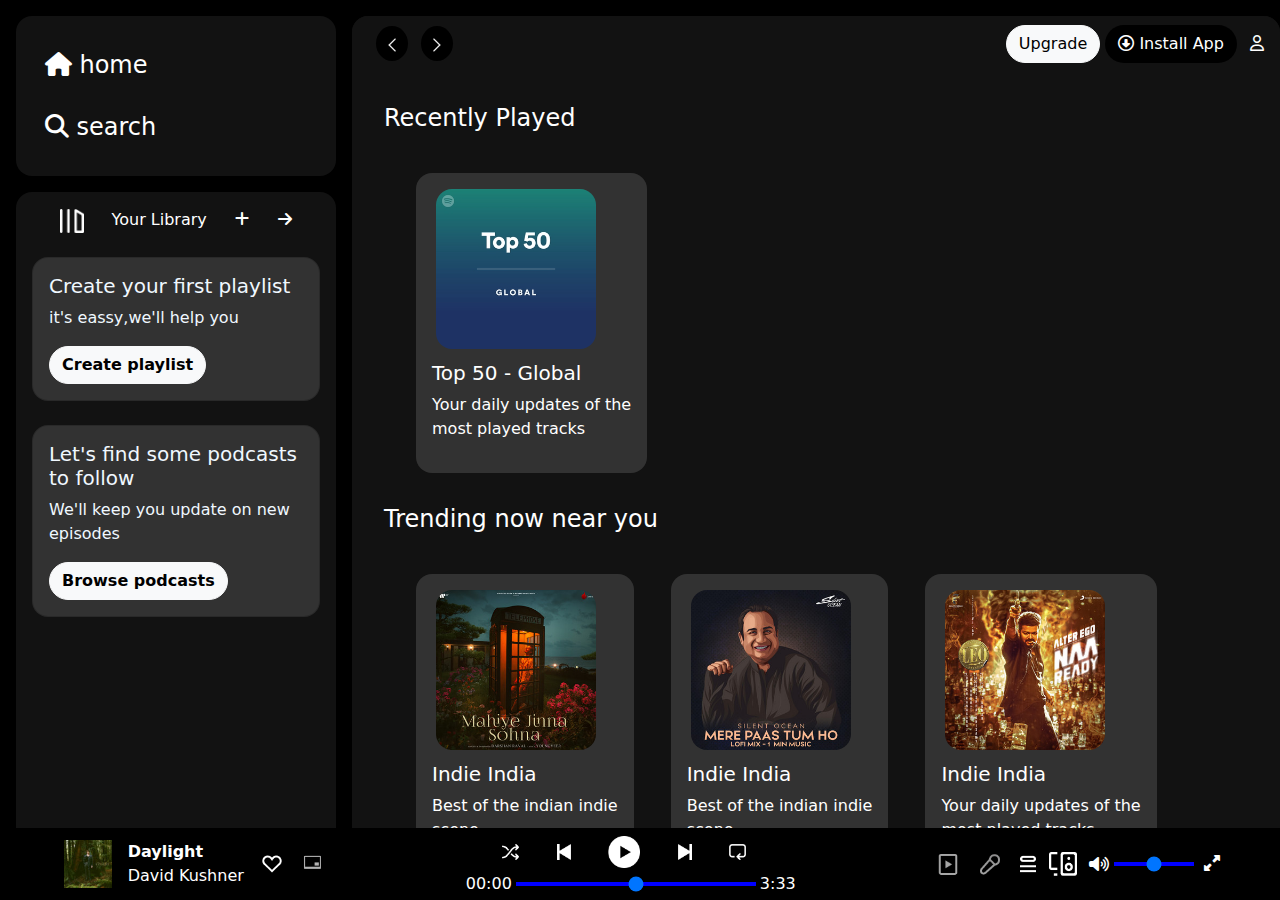
<file: index.html>
<!DOCTYPE html>
<html lang="en">
<head>
    <meta charset="UTF-8">
    <meta name="viewport" content="width=device-width, initial-scale=1.0">
    <link rel="icon" href="assets/logo.png">
    <title>Spotify - Web Player: Music for everyone</title>
    <link rel="stylesheet" href="style.css">
    <link rel="stylesheet" href="https://cdnjs.cloudflare.com/ajax/libs/font-awesome/6.7.2/css/all.min.css" integrity="sha512-Evv84Mr4kqVGRNSgIGL/F/aIDqQb7xQ2vcrdIwxfjThSH8CSR7PBEakCr51Ck+w+/U6swU2Im1vVX0SVk9ABhg==" crossorigin="anonymous" referrerpolicy="no-referrer" />
    <link href="https://cdn.jsdelivr.net/npm/bootstrap@5.3.3/dist/css/bootstrap.min.css" rel="stylesheet" integrity="sha384-QWTKZyjpPEjISv5WaRU9OFeRpok6YctnYmDr5pNlyT2bRjXh0JMhjY6hW+ALEwIH" crossorigin="anonymous">
</head>
<body>
    <div class="hero">
        <div class="sidebar">
            <div class="upper">
                <div class="home">
                    <i class="fa-solid fa-house"></i>
                    <span>home</span>
                </div>
                <div class="search">
                    <i class="fa-solid fa-magnifying-glass"></i>
                        <span>search</span>
                </div>
            </div>
            <div class="down">
                <div class="top">
                    <span class="icon"><img src="assets/library_icon.png"></span>
                    <span class="lib">Your Library</span>
                    <span class="plus"><i class="fa-solid fa-plus"></i></span>
                    <span class="arr"><i class="fa-solid fa-arrow-right"></i></span>
                    
                </div>
                <div id="c1" class="card w-100 mt-4 ">
                    <div class="card-body">
                      <h5 class="card-title">Create your first playlist</h5>
                      <p class="card-text">it's eassy,we'll help you</p>
                      <a href="#" id="btn1" class="btn btn-light">Create playlist</a>
                    </div>
                  </div>
                  <div id="c2" class="card w-100 mt-4 ">
                    <div class="card-body">
                      <h5 class="card-title">Let's find some podcasts to follow</h5>
                      <p class="card-text">We'll keep you update on new episodes</p>
                      <a href="#" id="btn2" class="btn btn-light">Browse podcasts</a>
                    </div>
                  </div>
            </div>
        </div>
        <div class="main">
            <div class="nav">
                <div class="dir">
                    <span class="img1"><img src="assets/backward_icon.png" alt=""></span>
                    <span class="img2"><img src="assets/forward_icon.png" alt=""></span>
                </div>
                <div class="but">
                    <button id="upgrade" class="btn btn-light">Upgrade</button>
                    <button id="install" class="btn"><i class="fa-regular fa-circle-down"></i> Install App</button>
                    <i id="profile" class="fa-regular fa-user"></i>
                </div>
            </div>
            <div class="part1">
                <h4>Recently Played</h4>
                <div class="cardd">
                    <img src="assets/card1img.jpeg" alt="">
                    <h5>Top 50 - Global </h5>
                    <p>Your daily updates of the<br>most played tracks</p>
                </div>
                  </div>
            <div class="part2">
                <h4>Trending now near you</h4>
                <div class="cardd">
                    <img src="assets/card2img.jpeg" alt="">
                    <h5>Indie India </h5>
                    <p>Best of the indian indie<br>scene</p>
                </div>
                <div class="cardd">
                    <img src="assets/card3img.jpeg" alt="">
                    <h5>Indie India </h5>
                    <p>Best of the indian indie<br>scene</p>
                </div>
                <div class="cardd">
                    <img src="assets/card4img.jpeg" alt="">
                    <h5>Indie India </h5>
                    <p>Your daily updates of the<br>most played tracks</p>
                </div>
                <div class="cardd">
                    <img src="assets/card2img.jpeg" alt="">
                    <h5>Indie India</h5>
                    <p>Your daily updates of the<br>most played tracks</p>
                </div>
                <div class="cardd">
                    <img src="assets/card3img.jpeg" alt="">
                    <h5>Indie India</h5>
                    <p>Your daily updates of the<br>most played tracks</p>
                </div>
                  </div>
                  <div class="part3">
                    <h4>Featured Charts</h4>
                    <div class="cardd">
                        <img src="assets/card5img.jpeg" alt="">
                        <h5>Indie India </h5>
                        <p>Your daily updates of the<br>most played tracks</p>
                    </div>
                    <div class="cardd">
                        <img src="assets/card6img.jpeg" alt="">
                        <h5>Indie India </h5>
                        <p>Your daily updates of the<br>most played tracks</p>
                    </div>
                    <div class="cardd">
                        <img src="assets/card1img.jpeg" alt="">
                        <h5>Indie India </h5>
                        <p>Your daily updates of the<br>most played tracks</p>
                    </div>
                      </div>
                    <div class="line">
                        <hr>
                    </div>
            </div>
            <div class="butt">
                <div class="album">
                    <span><img src="assets/album_picture.jpeg" style="height: 3rem;"></span>
                    <span><b>Daylight</b><br>David Kushner</span>
                    <span><img src="assets/album_icon1.png" alt=""></span>
                    <span><img src="assets/album_icon2.png" style="height: 2rem;"></span>
                </div>
                <div class="control">
                    <div class="d1">
                        <span><img src="assets/player_icon1.png" style="height: 1rem;"></span>
                        <span><img src="assets/player_icon2.png" style="height: 1rem;" ></span>
                        <span><img src="assets/play_musicbar.png" style="height: 2rem;" ></span>
                        <span><img src="assets/player_icon4.png" style="height: 1rem;" ></span>
                        <span><img src="assets/player_icon5.png" style="height: 1rem;" ></span>
                    </div>
                    <div class="d2">
                        <span>00:00</span>
                        <input type="range" min="0" max="100" id="bar">
                        <span>3:33</span>
                    </div>
                </div>
                <div class="icons">
                    <span><img src="assets/controls_icon1.png" style="height: 3rem;" alt=""></span>
                    <span><img src="assets/controld_icon2.png" style="height: 3rem;" alt=""></span>
                    <span><img src="assets/controls_icon3.png" alt=""></span>
                    <span><img src="assets/controls_icon4.png" style="height: 1.5rem;"></span>
                    <span style="display: flex;align-items: center;"><i style="margin-left: 2px;" class="fa-solid fa-volume-high"></i><input style="margin-left: 5px;" type="range" id="sound"></span>
                    <span><i class="fa-solid fa-up-right-and-down-left-from-center"></i></span>
                </div>
            </div>
        </div>
  
</body>
</html>
</file>
<file: style.css>
body{
    position: absolute;
}


.hero {
    height: 100vh;
    width: 100%;
    background-color:black;
    overflow: hidden;
    color: white;
    display: flex;
}

.upper {
    margin-top: 1rem;
    margin: 1rem;
    display: flex;
    flex-direction: column;
    padding: 1rem;
    background-color: #121212;
    width: 20rem;
    justify-content: center;
    align-items: flex-start;
    height: 10rem;
    border-radius: 1rem;

}

.home {
    margin: 0.8rem;
    font-size: 1.5rem;
}

.search {
    margin: 0.8rem;
    font-size: 1.5rem;
}

.down {
    margin: 1rem;
    margin-top: 1rem;
    background-color: #121212;
    width: 20rem;
    border-radius: 1rem;
    padding: 1rem;
    height: 100vh;
}

.top {
    display: flex;
    align-items: center;
    justify-content: space-evenly;
}

.icon img {
    height: 1.5rem;

}

#c1 {
    background-color: rgba(105, 105, 105, 0.369);
    color: aliceblue;
    border-radius: 1rem;
}

#btn1 {
    border-radius: 2rem;
    font-weight: 700;
}

#c2 {
    background-color: rgba(105, 105, 105, 0.369);
    color: aliceblue;
    border-radius: 1rem;
}

#btn2 {
    border-radius: 2rem;
    font-weight: 700;
}

.main{
    margin-top: 1rem;
    background-color: #121212;
    border-radius: 1rem;
    width: 100%;
    overflow: scroll;
   
    
}

.nav{
    display: flex;
    align-items: center;
    justify-content: space-between;
    position: sticky;
    top: 0;
    background-color: #121212;
}
.img1{
    background-color: black;
    height: 1.5rem;
    width: 1.5rem;
    border-radius: 50%;
    padding: 0.5rem;
    margin: 0.5rem;
    
}

.dir{
    margin: 1rem;
    
}
.img1 img{
    height: 1rem;
    background-color: black;
}
.img2{
    background-color: black;
    height: 1.5rem;
    width: 1.5rem;
    border-radius: 50%;
    padding: 0.5rem;
    
    
}
.img2 img{
    height: 1rem;
    background-color: black;
}

#upgrade{
    border-radius: 2rem;
}
#install{
    border-radius: 2rem;
    color: white;
    background-color: black;
}
#profile{
    margin-left: 0.5rem;

}

.but{
    margin-right: 1rem;
}
.cardd{
    background-color: rgba(105, 105, 105, 0.369);
    display: flex;
    display: inline-block;
    flex-direction: column;
    align-content: center;
    padding: 1rem;
    border-radius: 1rem;
    justify-content: center;
    margin-top: 2rem;
    margin-left: 2rem;
}

.cardd img{
    height: 10rem;
    width: 10rem;
    border-radius: 1rem;
    margin-left: 0.25rem;
}
.cardd h5{
    margin-top: 0.75rem;
}

.part1{
    margin-top: 2rem;
    margin-left: 2rem;
}
.part2{
    margin-top: 2rem;
    margin-left: 2rem;
}
.part3{
    margin-top: 2rem;
    margin-left: 2rem;
}

.line{
    margin-top: 5rem;
}

.butt{
    background-color:black;
    position: fixed;
    bottom: 0;
    height: 72px;
    width: 100%;
    
}

.butt{
    display: flex;
    justify-content: space-around;
    align-items: center;

}
.d1{
    margin-top: 0.5rem;
    margin-left: 2.5rem;
}

.d1 span{
    padding: 1rem;
}



.d2{
    display: flex;
    justify-content: center;
    align-items: center;
    padding: 1rem;
    height: 0.45rem;
   
}

.d2 span{
  margin: 0.25rem;
}

#bar{
    appearance: none;
    background-color: blue;
    width: 15rem;
    height: 0.25rem;
}

.icons{
    display: flex;
    align-items: center;
    justify-content: center;
   
}

.icons span{
    margin: 0.3rem;
}

#sound{
    appearance: none;
    background-color: blue;
    width: 5rem;
    height: 0.25rem;
}

.album{
    display: flex;
    align-items: center;
    justify-content: center;
}

.album span{
    margin: 0.5rem;
}
</file>
